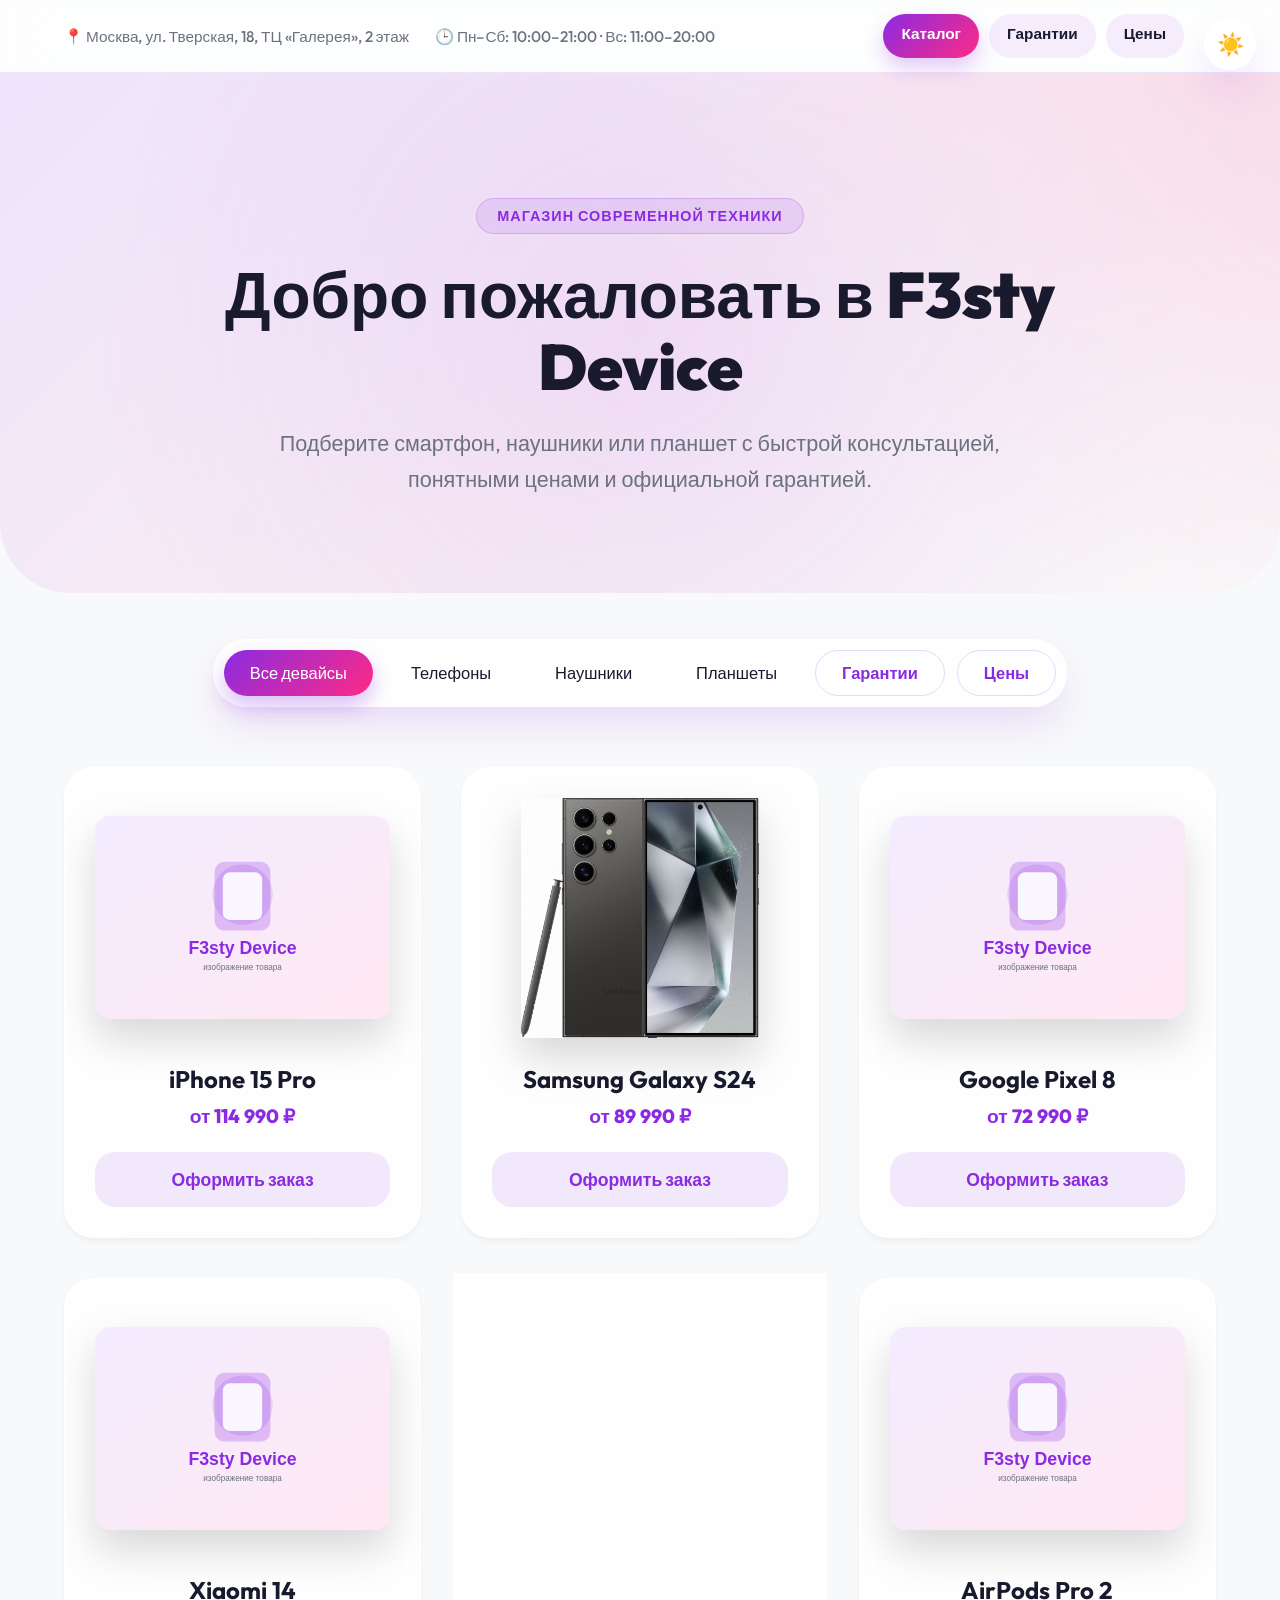
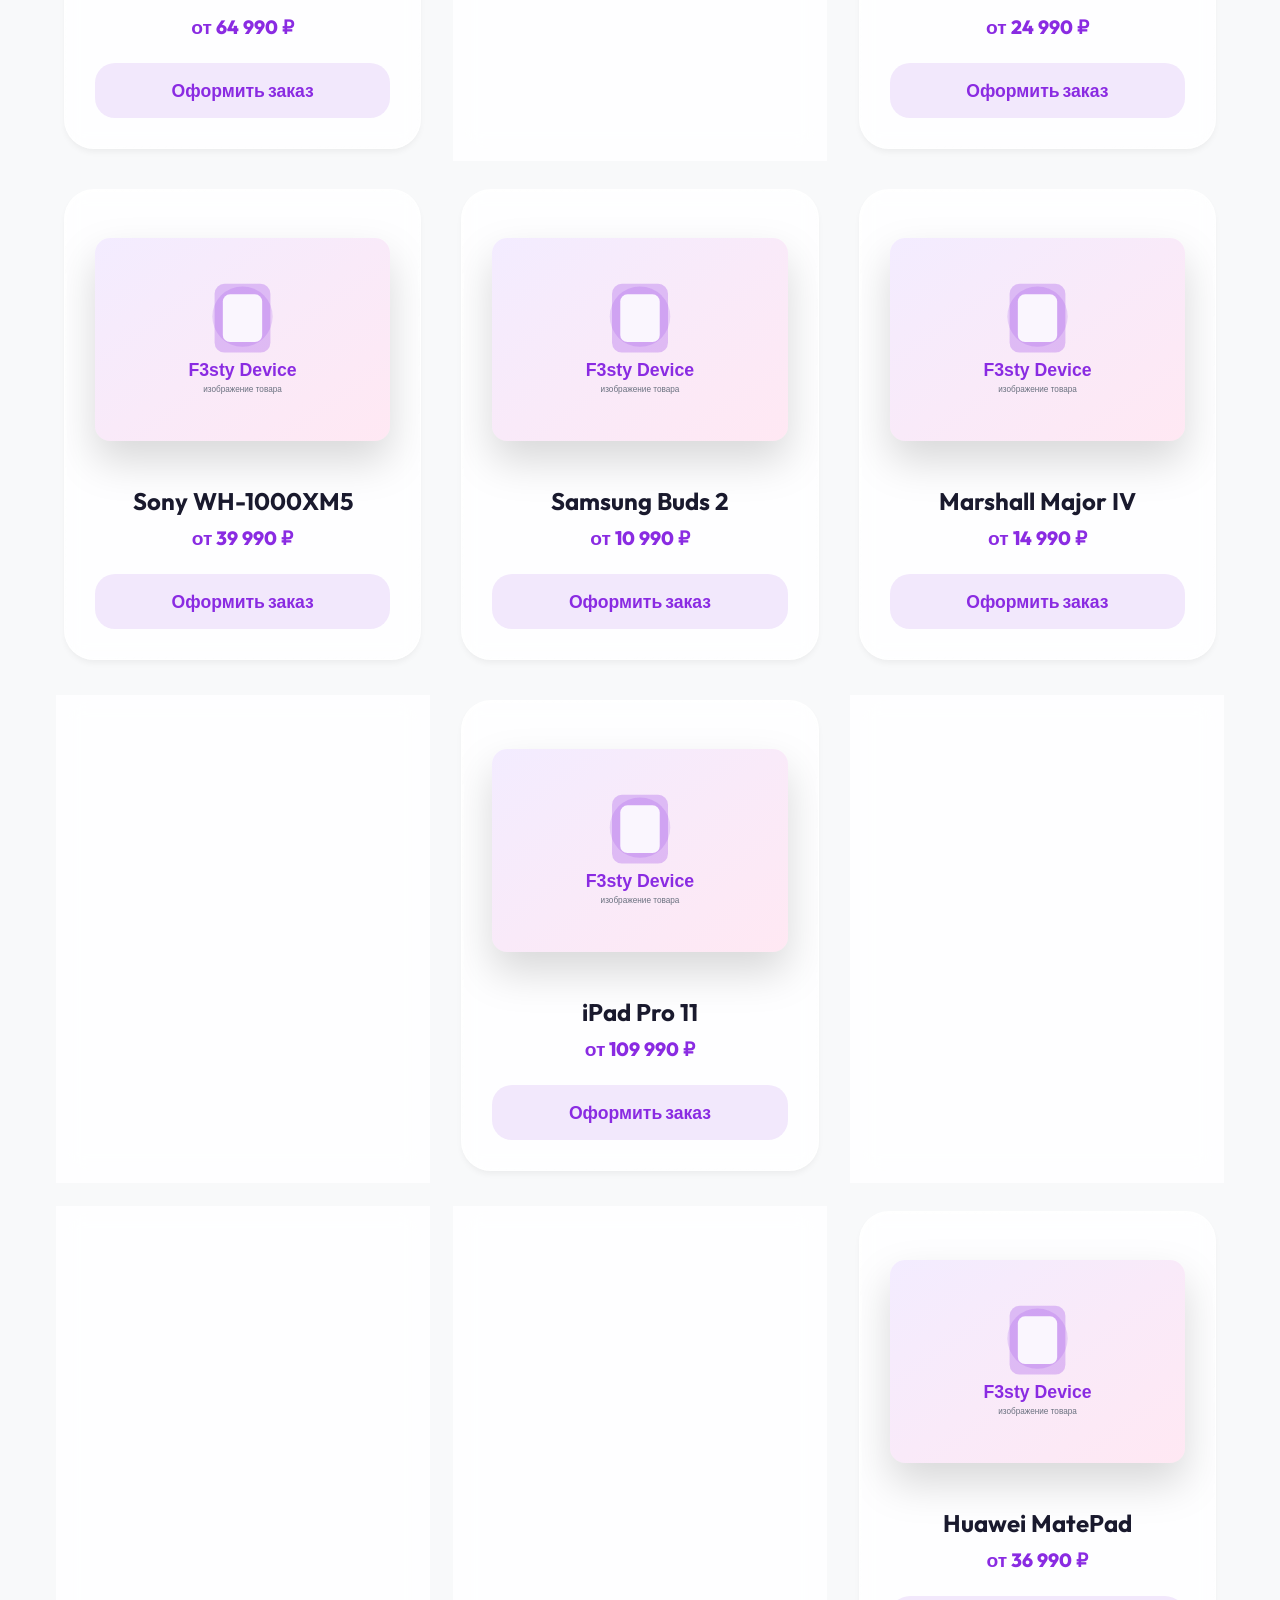
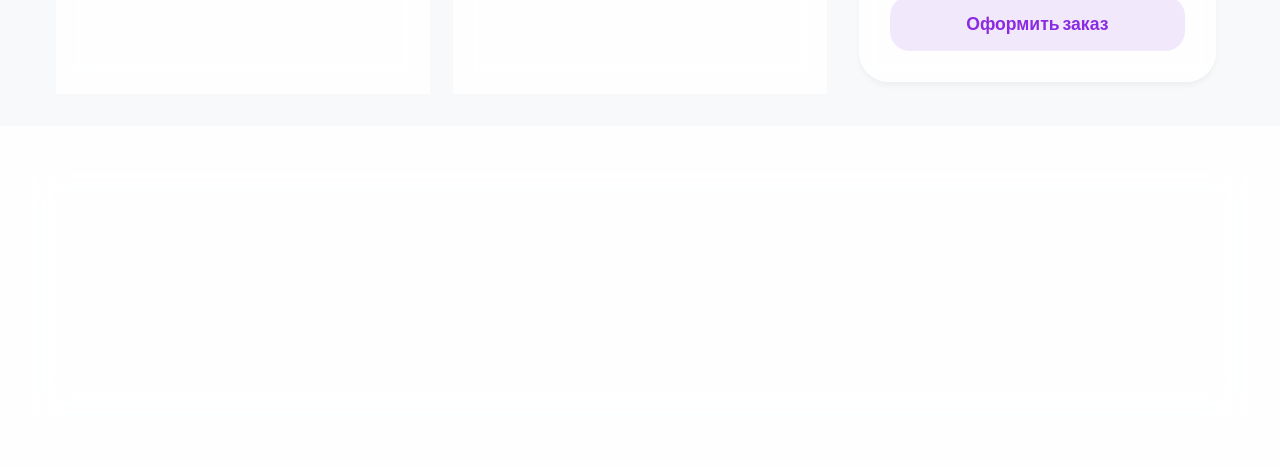
<file: index.html>
<!DOCTYPE html>
<html lang="ru">
<head>
    <meta charset="UTF-8">
    <meta name="viewport" content="width=device-width, initial-scale=1.0">
    <link rel="icon" type="image/svg+xml" href="favicon.svg">
    <link href="https://fonts.googleapis.com/css2?family=Outfit:wght@300;500;700;900&display=swap" rel="stylesheet">
    <link rel="stylesheet" href="style.css?v=compact-modal-3">
    <title>F3sty Device | Premium Tech</title>
</head>
<body>

    <button id="theme-toggle" class="theme-toggle" aria-label="Переключить тему">
        <span class="icon">☀️</span>
    </button>

    <div class="page-wrapper">
        <div class="site-topbar">
            <div class="topbar-inner">
                <div class="store-info">
                    <span>📍 Москва, ул. Тверская, 18, ТЦ «Галерея», 2 этаж</span>
                    <span>🕒 Пн–Сб: 10:00–21:00 · Вс: 11:00–20:00</span>
                </div>
                <nav class="top-menu" aria-label="Навигация по сайту">
                    <a href="index.html#catalog" class="active-page">Каталог</a>
                    <a href="guarantees.html" class="nav-btn">Гарантии</a>
                    <a href="prices.html" class="nav-btn">Цены</a>
                </nav>
            </div>
        </div>

        <header class="hero">
            <div class="animated-bg"></div>
            <div class="hero-content">
                <div class="badge">Магазин современной техники</div>
                <h1>Добро пожаловать в F3sty Device</h1>
                <p>Подберите смартфон, наушники или планшет с быстрой консультацией, понятными ценами и официальной гарантией.</p>
            </div>
        </header>

        <nav id="catalog" class="categories">
            <div class="categories-glass">
                <button class="filter-btn active" data-filter="all">Все девайсы</button>
                <button class="filter-btn" data-filter="phones">Телефоны</button>
                <button class="filter-btn" data-filter="headphones">Наушники</button>
                <button class="filter-btn" data-filter="tablets">Планшеты</button>
                <a class="info-btn" href="guarantees.html">Гарантии</a>
                <a class="info-btn" href="prices.html">Цены</a>
            </div>
        </nav>

        <main id="product-grid" class="grid-container"></main>

        <footer>
            <div class="footer-glass">
                <div class="footer-logo">
                    <span class="logo-icon">F3D</span>
                </div>
                <div class="footer-text">
                    <p>© 2026 F3sty Device: технологии и инновации</p>
                    <p class="sub-text">Проект подготовлен с использованием открытых источников сети Интернет<br>Все материалы использованы в образовательных целях</p>
                </div>
            </div>
        </footer>
    </div>

    <div id="orderModal" class="modal">
        <div class="modal-backdrop"></div>
        <div class="modal-content">
            <button class="close-btn" aria-label="Закрыть окно">&times;</button>
            <div class="modal-header">
                <div class="modal-icon-wrapper">
                    <span class="modal-icon">✨</span>
                </div>
                <h2 class="modal-title">Оформление заказа</h2>
                <p class="modal-subtitle">Оставьте ФИО и номер телефона. Мы свяжемся с вами, уточним модель, комплектацию и удобное время покупки.</p>
            </div>
            <div id="formContainer" class="form-container">
                <div class="input-group">
                    <input type="text" id="fio" required placeholder="Ваше ФИО">
                </div>
                <div class="input-group">
                    <input type="tel" id="phone" required placeholder="Номер телефона">
                </div>
                <button id="submitOrder" class="btn-primary">
                    <span>Отправить данные</span>
                    <div class="btn-glow"></div>
                </button>
            </div>
            <div id="successMessage" class="success-message">
                <div class="success-anim">
                    <svg class="checkmark" xmlns="http://www.w3.org/2000/svg" viewBox="0 0 52 52">
                        <circle class="checkmark__circle" cx="26" cy="26" r="25" fill="none"/>
                        <path class="checkmark__check" fill="none" d="M14.1 27.2l7.1 7.2 16.7-16.8"/>
                    </svg>
                </div>
                <h3>Готово!</h3>
                <p>Ваши контактные данные отправлены. Ожидайте звонка.</p>
            </div>
        </div>
    </div>

    <button id="scrollTopBtn" class="scroll-top" aria-label="Вернуться наверх">
        <svg viewBox="0 0 24 24" fill="none" stroke="currentColor" stroke-width="2" stroke-linecap="round" stroke-linejoin="round">
            <line x1="12" y1="19" x2="12" y2="5"></line>
            <polyline points="5 12 12 5 19 12"></polyline>
        </svg>
    </button>

    <script src="script.js"></script>
</body>
</html>
</file>
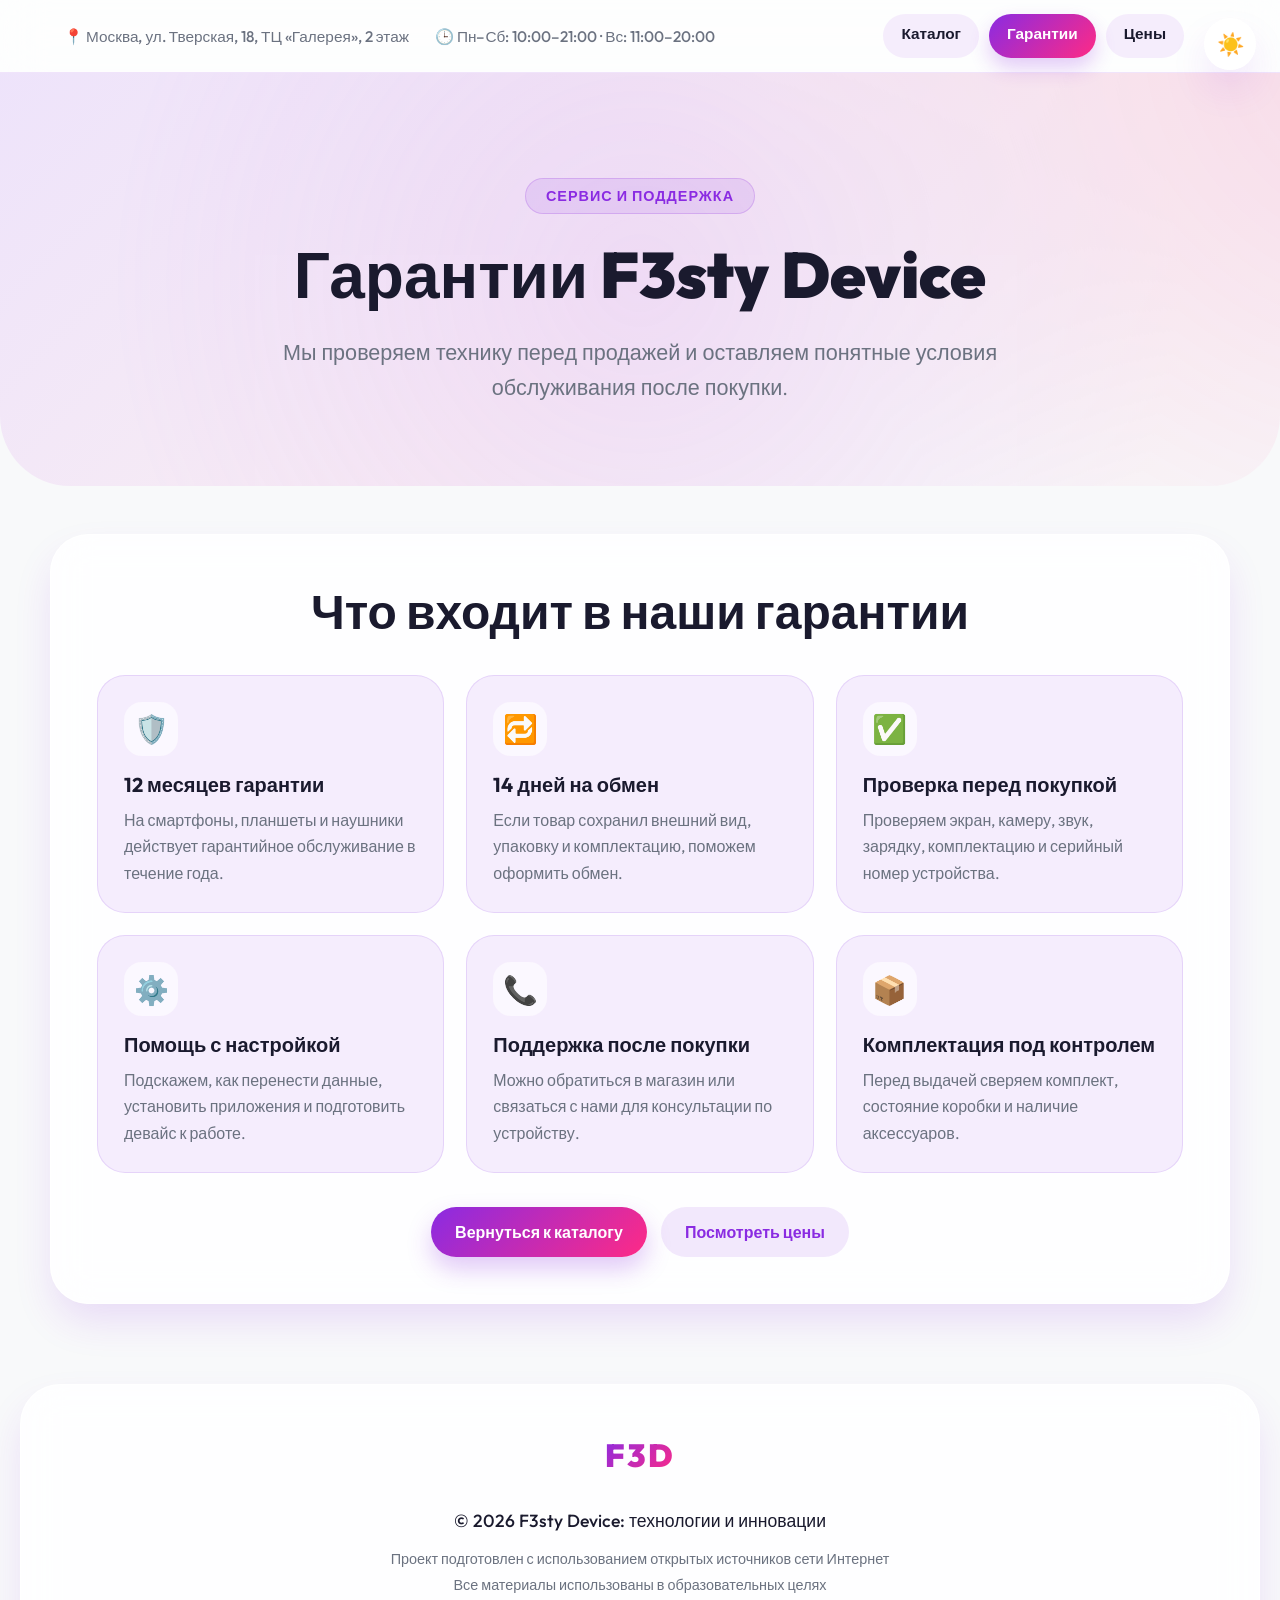
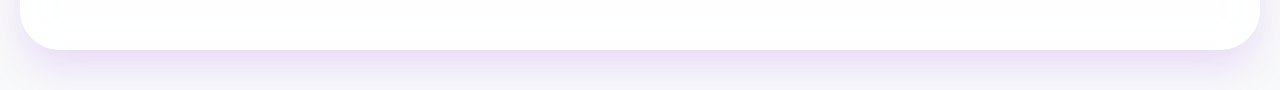
<file: guarantees.html>
<!DOCTYPE html>
<html lang="ru">
<head>
    <meta charset="UTF-8">
    <meta name="viewport" content="width=device-width, initial-scale=1.0, viewport-fit=cover">
    <link rel="icon" type="image/svg+xml" href="favicon.svg">
    <link href="https://fonts.googleapis.com/css2?family=Outfit:wght@300;500;700;900&display=swap" rel="stylesheet">
    <link rel="stylesheet" href="style.css">
    <title>Гарантии | F3sty Device</title>
</head>
<body>

    <button id="theme-toggle" class="theme-toggle" aria-label="Переключить тему">
        <span class="icon">☀️</span>
    </button>

    <div class="page-wrapper">
        <div class="site-topbar">
            <div class="topbar-inner">
                <div class="store-info">
                    <span>📍 Москва, ул. Тверская, 18, ТЦ «Галерея», 2 этаж</span>
                    <span>🕒 Пн–Сб: 10:00–21:00 · Вс: 11:00–20:00</span>
                </div>
                <nav class="top-menu" aria-label="Навигация по сайту">
                    <a href="index.html#catalog">Каталог</a>
                    <a href="guarantees.html" class="nav-btn active-page">Гарантии</a>
                    <a href="prices.html" class="nav-btn">Цены</a>
                </nav>
            </div>
        </div>

        <header class="hero inner-hero">
            <div class="animated-bg"></div>
            <div class="hero-content">
                <div class="badge">Сервис и поддержка</div>
                <h1>Гарантии F3sty Device</h1>
                <p>Мы проверяем технику перед продажей и оставляем понятные условия обслуживания после покупки.</p>
            </div>
        </header>

        <main class="content-page">
            <section class="page-card">
                <h2>Что входит в наши гарантии</h2>
                <div class="guarantee-grid">
                    <article class="guarantee-item">
                        <span>🛡️</span>
                        <h3>12 месяцев гарантии</h3>
                        <p>На смартфоны, планшеты и наушники действует гарантийное обслуживание в течение года.</p>
                    </article>
                    <article class="guarantee-item">
                        <span>🔁</span>
                        <h3>14 дней на обмен</h3>
                        <p>Если товар сохранил внешний вид, упаковку и комплектацию, поможем оформить обмен.</p>
                    </article>
                    <article class="guarantee-item">
                        <span>✅</span>
                        <h3>Проверка перед покупкой</h3>
                        <p>Проверяем экран, камеру, звук, зарядку, комплектацию и серийный номер устройства.</p>
                    </article>
                    <article class="guarantee-item">
                        <span>⚙️</span>
                        <h3>Помощь с настройкой</h3>
                        <p>Подскажем, как перенести данные, установить приложения и подготовить девайс к работе.</p>
                    </article>
                    <article class="guarantee-item">
                        <span>📞</span>
                        <h3>Поддержка после покупки</h3>
                        <p>Можно обратиться в магазин или связаться с нами для консультации по устройству.</p>
                    </article>
                    <article class="guarantee-item">
                        <span>📦</span>
                        <h3>Комплектация под контролем</h3>
                        <p>Перед выдачей сверяем комплект, состояние коробки и наличие аксессуаров.</p>
                    </article>
                </div>
                <div class="page-actions">
                    <a href="index.html#catalog" class="btn-link">Вернуться к каталогу</a>
                    <a href="prices.html" class="btn-link secondary">Посмотреть цены</a>
                </div>
            </section>
        </main>

        <footer>
            <div class="footer-glass">
                <div class="footer-logo">
                    <span class="logo-icon">F3D</span>
                </div>
                <div class="footer-text">
                    <p>© 2026 F3sty Device: технологии и инновации</p>
                    <p class="sub-text">Проект подготовлен с использованием открытых источников сети Интернет<br>Все материалы использованы в образовательных целях</p>
                </div>
            </div>
        </footer>
    </div>

    <button id="scrollTopBtn" class="scroll-top" aria-label="Вернуться наверх">
        <svg viewBox="0 0 24 24" fill="none" stroke="currentColor" stroke-width="2" stroke-linecap="round" stroke-linejoin="round">
            <line x1="12" y1="19" x2="12" y2="5"></line>
            <polyline points="5 12 12 5 19 12"></polyline>
        </svg>
    </button>

    <script src="script.js"></script>
</body>
</html>
</file>
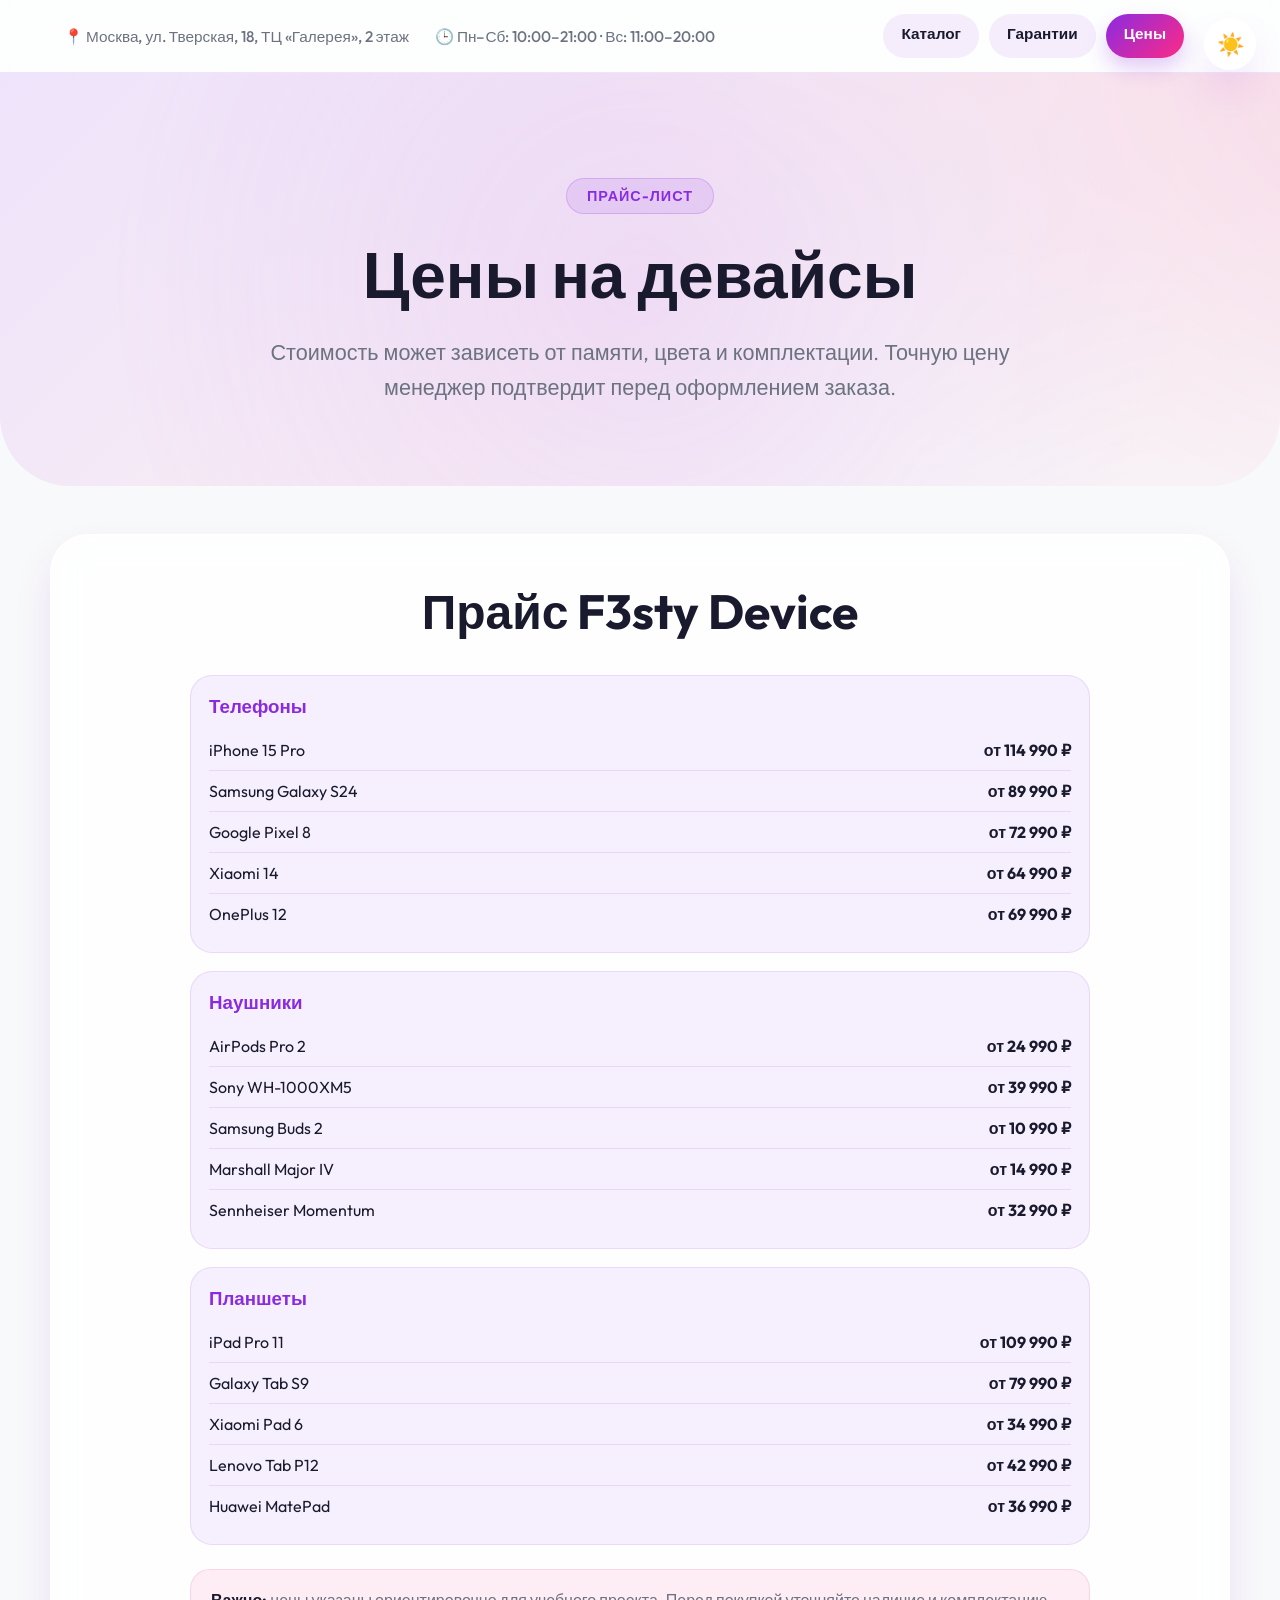
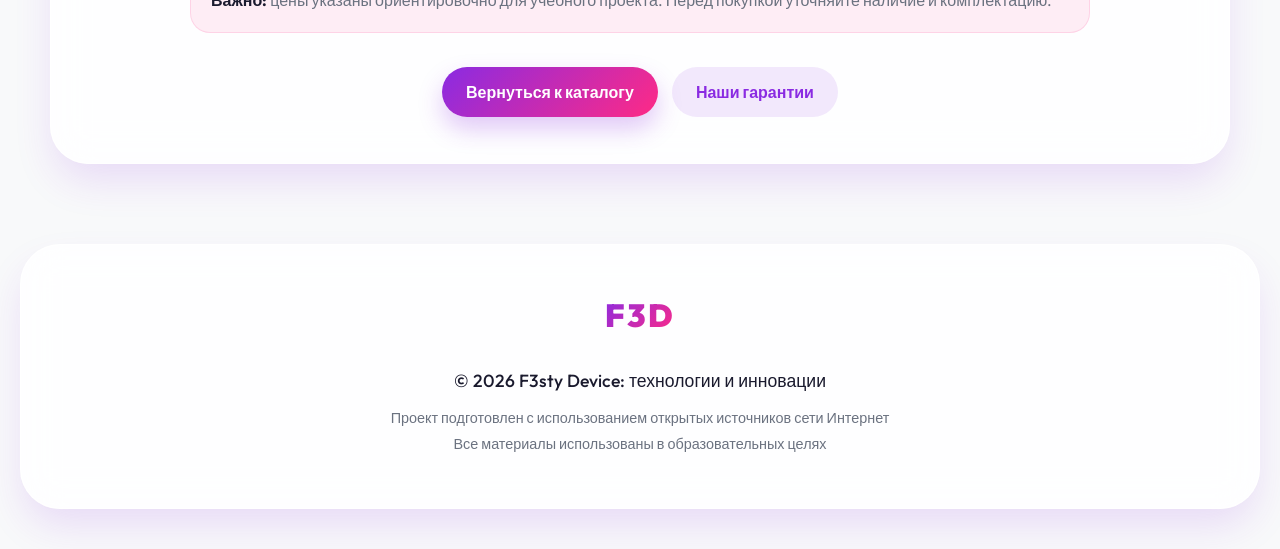
<file: prices.html>
<!DOCTYPE html>
<html lang="ru">
<head>
    <meta charset="UTF-8">
    <meta name="viewport" content="width=device-width, initial-scale=1.0, viewport-fit=cover">
    <link rel="icon" type="image/svg+xml" href="favicon.svg">
    <link href="https://fonts.googleapis.com/css2?family=Outfit:wght@300;500;700;900&display=swap" rel="stylesheet">
    <link rel="stylesheet" href="style.css">
    <title>Цены | F3sty Device</title>
</head>
<body>

    <button id="theme-toggle" class="theme-toggle" aria-label="Переключить тему">
        <span class="icon">☀️</span>
    </button>

    <div class="page-wrapper">
        <div class="site-topbar">
            <div class="topbar-inner">
                <div class="store-info">
                    <span>📍 Москва, ул. Тверская, 18, ТЦ «Галерея», 2 этаж</span>
                    <span>🕒 Пн–Сб: 10:00–21:00 · Вс: 11:00–20:00</span>
                </div>
                <nav class="top-menu" aria-label="Навигация по сайту">
                    <a href="index.html#catalog">Каталог</a>
                    <a href="guarantees.html" class="nav-btn">Гарантии</a>
                    <a href="prices.html" class="nav-btn active-page">Цены</a>
                </nav>
            </div>
        </div>

        <header class="hero inner-hero">
            <div class="animated-bg"></div>
            <div class="hero-content">
                <div class="badge">Прайс-лист</div>
                <h1>Цены на девайсы</h1>
                <p>Стоимость может зависеть от памяти, цвета и комплектации. Точную цену менеджер подтвердит перед оформлением заказа.</p>
            </div>
        </header>

        <main class="content-page">
            <section class="page-card">
                <h2>Прайс F3sty Device</h2>
                <div class="price-list page-price-list">
                <div class="price-group">
                    <h3>Телефоны</h3>
                    <div class="price-row"><span>iPhone 15 Pro</span><strong>от 114 990 ₽</strong></div>
                    <div class="price-row"><span>Samsung Galaxy S24</span><strong>от 89 990 ₽</strong></div>
                    <div class="price-row"><span>Google Pixel 8</span><strong>от 72 990 ₽</strong></div>
                    <div class="price-row"><span>Xiaomi 14</span><strong>от 64 990 ₽</strong></div>
                    <div class="price-row"><span>OnePlus 12</span><strong>от 69 990 ₽</strong></div>
                </div>
                <div class="price-group">
                    <h3>Наушники</h3>
                    <div class="price-row"><span>AirPods Pro 2</span><strong>от 24 990 ₽</strong></div>
                    <div class="price-row"><span>Sony WH-1000XM5</span><strong>от 39 990 ₽</strong></div>
                    <div class="price-row"><span>Samsung Buds 2</span><strong>от 10 990 ₽</strong></div>
                    <div class="price-row"><span>Marshall Major IV</span><strong>от 14 990 ₽</strong></div>
                    <div class="price-row"><span>Sennheiser Momentum</span><strong>от 32 990 ₽</strong></div>
                </div>
                <div class="price-group">
                    <h3>Планшеты</h3>
                    <div class="price-row"><span>iPad Pro 11</span><strong>от 109 990 ₽</strong></div>
                    <div class="price-row"><span>Galaxy Tab S9</span><strong>от 79 990 ₽</strong></div>
                    <div class="price-row"><span>Xiaomi Pad 6</span><strong>от 34 990 ₽</strong></div>
                    <div class="price-row"><span>Lenovo Tab P12</span><strong>от 42 990 ₽</strong></div>
                    <div class="price-row"><span>Huawei MatePad</span><strong>от 36 990 ₽</strong></div>
                </div>
                </div>
                <div class="price-note">
                    <strong>Важно:</strong> цены указаны ориентировочно для учебного проекта. Перед покупкой уточняйте наличие и комплектацию.
                </div>
                <div class="page-actions">
                    <a href="index.html#catalog" class="btn-link">Вернуться к каталогу</a>
                    <a href="guarantees.html" class="btn-link secondary">Наши гарантии</a>
                </div>
            </section>
        </main>

        <footer>
            <div class="footer-glass">
                <div class="footer-logo">
                    <span class="logo-icon">F3D</span>
                </div>
                <div class="footer-text">
                    <p>© 2026 F3sty Device: технологии и инновации</p>
                    <p class="sub-text">Проект подготовлен с использованием открытых источников сети Интернет<br>Все материалы использованы в образовательных целях</p>
                </div>
            </div>
        </footer>
    </div>

    <button id="scrollTopBtn" class="scroll-top" aria-label="Вернуться наверх">
        <svg viewBox="0 0 24 24" fill="none" stroke="currentColor" stroke-width="2" stroke-linecap="round" stroke-linejoin="round">
            <line x1="12" y1="19" x2="12" y2="5"></line>
            <polyline points="5 12 12 5 19 12"></polyline>
        </svg>
    </button>

    <script src="script.js"></script>
</body>
</html>
</file>
<file: style.css>
:root {
    --bg-color: #f8f9fa;
    --text-main: #1a1a2e;
    --text-muted: #6b7280;
    --card-bg: rgba(255, 255, 255, 0.84);
    --glass-border: rgba(255, 255, 255, 0.58);
    --primary: #8a2be2;
    --primary-light: #b366ff;
    --accent: #ff2a85;
    --shadow-sm: 0 4px 6px -1px rgba(0, 0, 0, 0.05);
    --shadow-xl: 0 20px 40px -5px rgba(138, 43, 226, 0.15);
}

body.dark-mode {
    --bg-color: #0f0f13;
    --text-main: #ffffff;
    --text-muted: #a1a1aa;
    --card-bg: rgba(25, 25, 30, 0.72);
    --glass-border: rgba(255, 255, 255, 0.08);
    --primary: #a855f7;
    --primary-light: #c084fc;
    --accent: #ff4d94;
    --shadow-xl: 0 20px 40px -5px rgba(0, 0, 0, 0.5);
}

* {
    margin: 0;
    padding: 0;
    box-sizing: border-box;
    font-family: 'Outfit', sans-serif;
}

html {
    scroll-behavior: smooth;
}

body {
    background-color: var(--bg-color);
    color: var(--text-main);
    transition: background-color 0.6s cubic-bezier(0.22, 1, 0.36, 1);
    overflow-x: hidden;
}

.page-wrapper {
    display: flex;
    flex-direction: column;
    min-height: 100vh;
}

main {
    flex-grow: 1;
}

.theme-toggle {
    position: fixed;
    top: 18px;
    right: 24px;
    width: 52px;
    height: 52px;
    border-radius: 50%;
    background: var(--card-bg);
    border: 1px solid var(--glass-border);
    backdrop-filter: blur(12px);
    -webkit-backdrop-filter: blur(12px);
    cursor: pointer;
    z-index: 1000;
    box-shadow: var(--shadow-xl);
    display: flex;
    justify-content: center;
    align-items: center;
    font-size: 22px;
    transition: transform 0.4s cubic-bezier(0.34, 1.56, 0.64, 1);
}

.theme-toggle:hover {
    transform: scale(1.15) rotate(15deg);
}

.site-topbar {
    position: sticky;
    top: 0;
    z-index: 900;
    padding: 14px 96px 14px 5vw;
    background: rgba(255, 255, 255, 0.74);
    border-bottom: 1px solid rgba(138, 43, 226, 0.12);
    backdrop-filter: blur(22px);
    -webkit-backdrop-filter: blur(22px);
}

body.dark-mode .site-topbar {
    background: rgba(15, 15, 19, 0.78);
}

.topbar-inner {
    max-width: 1500px;
    margin: 0 auto;
    display: flex;
    align-items: center;
    justify-content: space-between;
    gap: 24px;
}

.store-info {
    display: flex;
    flex-wrap: wrap;
    gap: 12px 26px;
    color: var(--text-muted);
    font-size: 0.96rem;
    font-weight: 500;
}

.top-menu {
    display: flex;
    align-items: center;
    gap: 10px;
    flex-wrap: wrap;
}

.top-menu a,
.nav-btn {
    color: var(--text-main);
    text-decoration: none;
    border: none;
    background: rgba(138, 43, 226, 0.08);
    padding: 10px 18px;
    border-radius: 999px;
    font-size: 0.96rem;
    font-weight: 700;
    cursor: pointer;
    transition: all 0.3s ease;
}

.top-menu a:hover,
.nav-btn:hover {
    color: white;
    background: var(--primary);
    transform: translateY(-2px);
}

.hero {
    position: relative;
    padding: 125px 20px 95px;
    text-align: center;
    overflow: hidden;
    background: linear-gradient(135deg, rgba(179, 102, 255, 0.15), rgba(255, 42, 133, 0.06), rgba(255, 255, 255, 0));
    border-bottom-left-radius: 70px;
    border-bottom-right-radius: 70px;
}

.animated-bg {
    position: absolute;
    top: -50%;
    left: -50%;
    width: 200%;
    height: 200%;
    background: radial-gradient(circle at 50% 50%, var(--primary-light) 0%, transparent 40%),
                radial-gradient(circle at 80% 20%, var(--accent) 0%, transparent 30%);
    opacity: 0.13;
    z-index: 0;
    animation: bgFloat 20s infinite linear;
}

@keyframes bgFloat {
    0% { transform: rotate(0deg) scale(1); }
    50% { transform: rotate(180deg) scale(1.2); }
    100% { transform: rotate(360deg) scale(1); }
}

.hero-content {
    position: relative;
    z-index: 1;
    max-width: 920px;
    margin: 0 auto;
    animation: slideDown 1s cubic-bezier(0.16, 1, 0.3, 1);
}

.badge {
    display: inline-block;
    padding: 8px 20px;
    background: rgba(138, 43, 226, 0.1);
    color: var(--primary);
    border-radius: 30px;
    font-weight: 700;
    font-size: 0.9rem;
    letter-spacing: 1px;
    margin-bottom: 25px;
    text-transform: uppercase;
    border: 1px solid rgba(138, 43, 226, 0.2);
}

.hero h1 {
    font-size: clamp(2.5rem, 5vw, 4.4rem);
    font-weight: 900;
    line-height: 1.12;
    margin-bottom: 24px;
}

.text-gradient {
    background: none;
    -webkit-background-clip: initial;
    -webkit-text-fill-color: currentColor;
    color: var(--primary);
    display: inline;
}

.hero p {
    max-width: 780px;
    margin: 0 auto;
    font-size: clamp(1.08rem, 2vw, 1.35rem);
    color: var(--text-muted);
    font-weight: 300;
    line-height: 1.65;
}

.categories {
    display: flex;
    justify-content: center;
    padding: 0 20px;
    margin-top: 46px;
    margin-bottom: 40px;
    position: relative;
    z-index: 10;
}

.categories-glass {
    display: flex;
    gap: 12px;
    flex-wrap: wrap;
    justify-content: center;
    background: var(--card-bg);
    backdrop-filter: blur(20px);
    -webkit-backdrop-filter: blur(20px);
    padding: 10px;
    border-radius: 34px;
    border: 1px solid var(--glass-border);
    box-shadow: var(--shadow-xl);
}

.filter-btn,
.info-btn {
    background: transparent;
    color: var(--text-main);
    border: none;
    padding: 12px 26px;
    border-radius: 100px;
    cursor: pointer;
    font-size: 1.03rem;
    font-weight: 500;
    transition: all 0.4s cubic-bezier(0.16, 1, 0.3, 1);
    position: relative;
    overflow: hidden;
}

.filter-btn::before,
.info-btn::before {
    content: '';
    position: absolute;
    top: 0;
    left: 0;
    width: 100%;
    height: 100%;
    background: linear-gradient(135deg, var(--primary), var(--accent));
    opacity: 0;
    transition: opacity 0.4s;
    z-index: -1;
}

.filter-btn.active {
    color: white;
    box-shadow: 0 10px 20px rgba(138, 43, 226, 0.3);
}

.filter-btn.active::before {
    opacity: 1;
}

.filter-btn:hover:not(.active),
.info-btn:hover {
    background: rgba(138, 43, 226, 0.1);
    color: var(--primary);
}

.info-btn {
    color: var(--primary);
    font-weight: 700;
    border: 1px solid rgba(138, 43, 226, 0.18);
}

.grid-container {
    display: grid;
    grid-template-columns: repeat(auto-fill, minmax(300px, 1fr));
    gap: 40px;
    padding: 20px 5vw 80px;
    max-width: 1600px;
    margin: 0 auto;
}

.card {
    background: var(--card-bg);
    border: 1px solid var(--glass-border);
    backdrop-filter: blur(10px);
    -webkit-backdrop-filter: blur(10px);
    border-radius: 30px;
    padding: 30px;
    display: flex;
    flex-direction: column;
    align-items: center;
    box-shadow: var(--shadow-sm);
    opacity: 0;
    transform: translateY(40px) scale(0.98);
    transition: all 0.6s cubic-bezier(0.16, 1, 0.3, 1);
    position: relative;
    overflow: hidden;
}

.card::after {
    content: '';
    position: absolute;
    inset: 0;
    border-radius: 30px;
    padding: 2px;
    background: linear-gradient(135deg, rgba(255,255,255,0.4), rgba(255,255,255,0));
    -webkit-mask: linear-gradient(#fff 0 0) content-box, linear-gradient(#fff 0 0);
    -webkit-mask-composite: xor;
    mask-composite: exclude;
    pointer-events: none;
}

.card.visible {
    opacity: 1;
    transform: translateY(0) scale(1);
}

.card:hover {
    transform: translateY(-15px) scale(1.02);
    box-shadow: var(--shadow-xl);
}

.img-wrapper {
    width: 100%;
    height: 240px;
    margin-bottom: 26px;
    position: relative;
    display: flex;
    justify-content: center;
    align-items: center;
}

.card img {
    max-width: 100%;
    max-height: 100%;
    object-fit: contain;
    filter: drop-shadow(0 20px 20px rgba(0,0,0,0.15));
    transition: transform 0.6s cubic-bezier(0.34, 1.56, 0.64, 1);
}

.card:hover img {
    transform: scale(1.15) rotate(-5deg);
}

.card h3 {
    font-size: 1.5rem;
    font-weight: 700;
    margin-bottom: 10px;
    text-align: center;
    width: 100%;
}

.product-price {
    color: var(--primary);
    font-weight: 800;
    font-size: 1.2rem;
    margin-bottom: 24px;
}

.order-btn {
    margin-top: auto;
    width: 100%;
    padding: 16px;
    border: none;
    border-radius: 20px;
    background: rgba(138, 43, 226, 0.1);
    color: var(--primary);
    font-size: 1.1rem;
    font-weight: 700;
    cursor: pointer;
    transition: all 0.4s cubic-bezier(0.16, 1, 0.3, 1);
    position: relative;
    overflow: hidden;
}

.card:hover .order-btn {
    background: var(--primary);
    color: white;
    box-shadow: 0 10px 20px rgba(138, 43, 226, 0.3);
}

footer {
    padding: 0 20px 40px;
}

.footer-glass {
    max-width: 1200px;
    margin: 0 auto;
    background: var(--card-bg);
    backdrop-filter: blur(20px);
    -webkit-backdrop-filter: blur(20px);
    border: 1px solid var(--glass-border);
    border-radius: 40px;
    padding: 50px;
    display: flex;
    flex-direction: column;
    align-items: center;
    gap: 30px;
    box-shadow: var(--shadow-xl);
}

.logo-icon {
    font-size: 2rem;
    font-weight: 900;
    background: linear-gradient(135deg, var(--primary), var(--accent));
    -webkit-background-clip: text;
    -webkit-text-fill-color: transparent;
    letter-spacing: 2px;
}

.footer-text {
    text-align: center;
    line-height: 1.8;
}

.footer-text p {
    font-weight: 500;
    font-size: 1.1rem;
}

.footer-text .sub-text {
    color: var(--text-muted);
    font-size: 0.9rem;
    margin-top: 10px;
}

.modal {
    position: fixed;
    inset: 0;
    z-index: 2000;
    display: none;
    justify-content: center;
    align-items: center;
    opacity: 0;
    visibility: hidden;
    transition: all 0.4s ease;
    padding: 20px;
}

.modal.show {
    opacity: 1;
    visibility: visible;
}

.modal-backdrop {
    position: absolute;
    inset: 0;
    background: rgba(0, 0, 0, 0.42);
    backdrop-filter: blur(10px);
}

.modal-content {
    position: relative;
    background: var(--card-bg);
    border: 1px solid var(--glass-border);
    backdrop-filter: blur(30px);
    -webkit-backdrop-filter: blur(30px);
    width: 90%;
    max-width: 480px;
    max-height: 90vh;
    overflow-y: auto;
    border-radius: 40px;
    padding: 50px 40px;
    box-shadow: 0 40px 80px rgba(0, 0, 0, 0.2);
    transform: translateY(50px) scale(0.95);
    transition: all 0.5s cubic-bezier(0.34, 1.56, 0.64, 1);
}

.info-content {
    max-width: 680px;
}

.modal.show .modal-content {
    transform: translateY(0) scale(1);
}

.close-btn {
    position: absolute;
    top: 25px;
    right: 30px;
    background: transparent;
    border: none;
    font-size: 32px;
    color: var(--text-muted);
    cursor: pointer;
    transition: all 0.3s;
}

.close-btn:hover {
    color: var(--accent);
    transform: rotate(90deg);
}

.modal-header {
    text-align: center;
    margin-bottom: 34px;
}

.modal-icon-wrapper {
    width: 80px;
    height: 80px;
    background: linear-gradient(135deg, rgba(138, 43, 226, 0.1), rgba(255, 42, 133, 0.1));
    border-radius: 50%;
    display: flex;
    justify-content: center;
    align-items: center;
    margin: 0 auto 20px;
    font-size: 32px;
}

.modal-title {
    font-size: 1.8rem;
    font-weight: 800;
    margin-bottom: 10px;
}

.modal-subtitle {
    color: var(--text-muted);
    font-size: 0.95rem;
    line-height: 1.5;
}

.input-group {
    position: relative;
    margin-bottom: 18px;
}

.input-group input {
    width: 100%;
    padding: 18px 20px;
    background: rgba(138, 43, 226, 0.04);
    border: 2px solid rgba(138, 43, 226, 0.18);
    border-radius: 20px;
    font-size: 1.05rem;
    color: var(--text-main);
    transition: all 0.3s;
    outline: none;
}

.input-group input::placeholder {
    color: var(--text-muted);
    opacity: 0.78;
}

.input-group input:focus {
    border-color: var(--primary);
    background: rgba(138, 43, 226, 0.08);
}

.btn-primary {
    width: 100%;
    padding: 20px;
    background: linear-gradient(135deg, var(--primary), var(--accent));
    border: none;
    border-radius: 20px;
    color: white;
    font-size: 1.2rem;
    font-weight: 700;
    cursor: pointer;
    position: relative;
    overflow: hidden;
    box-shadow: 0 15px 30px rgba(138, 43, 226, 0.3);
    transition: transform 0.3s;
}

.btn-primary:hover {
    transform: translateY(-3px);
}

.success-message {
    display: none;
    text-align: center;
}

.success-anim {
    width: 100px;
    height: 100px;
    margin: 0 auto 20px;
}

.checkmark__circle {
    stroke: #4caf50;
    stroke-width: 2;
    stroke-miterlimit: 10;
    stroke-dasharray: 166;
    stroke-dashoffset: 166;
    animation: stroke 0.6s cubic-bezier(0.65, 0, 0.45, 1) forwards;
}

.checkmark__check {
    transform-origin: 50% 50%;
    stroke-dasharray: 48;
    stroke-dashoffset: 48;
    stroke: #4caf50;
    stroke-width: 3;
    animation: stroke 0.3s cubic-bezier(0.65, 0, 0.45, 1) 0.6s forwards;
}

.success-message h3 {
    font-size: 2rem;
    color: #4caf50;
    margin-bottom: 15px;
}

.info-modal-body {
    color: var(--text-main);
    line-height: 1.7;
}

.info-intro {
    color: var(--text-muted);
    margin-bottom: 20px;
    text-align: center;
}

.info-list {
    list-style: none;
    display: grid;
    gap: 14px;
}

.info-list li {
    padding: 16px 18px;
    border-radius: 18px;
    background: rgba(138, 43, 226, 0.08);
    border: 1px solid rgba(138, 43, 226, 0.12);
}

.price-list {
    display: grid;
    gap: 18px;
}

.price-group {
    padding: 18px;
    border-radius: 22px;
    background: rgba(138, 43, 226, 0.07);
    border: 1px solid rgba(138, 43, 226, 0.12);
}

.price-group h3 {
    margin-bottom: 12px;
    color: var(--primary);
}

.price-row {
    display: flex;
    justify-content: space-between;
    gap: 16px;
    padding: 10px 0;
    border-bottom: 1px solid rgba(138, 43, 226, 0.12);
}

.price-row:last-child {
    border-bottom: none;
}

.price-row strong {
    white-space: nowrap;
    color: var(--text-main);
}

@keyframes stroke {
    100% { stroke-dashoffset: 0; }
}

@keyframes slideDown {
    from { opacity: 0; transform: translateY(-30px); }
    to { opacity: 1; transform: translateY(0); }
}

.scroll-top {
    position: fixed;
    bottom: 40px;
    right: 40px;
    width: 60px;
    height: 60px;
    border-radius: 50%;
    background: var(--primary);
    color: white;
    border: none;
    cursor: pointer;
    display: flex;
    justify-content: center;
    align-items: center;
    box-shadow: 0 15px 30px rgba(138, 43, 226, 0.4);
    opacity: 0;
    visibility: hidden;
    transform: translateY(20px);
    transition: all 0.4s cubic-bezier(0.34, 1.56, 0.64, 1);
    z-index: 999;
}

.scroll-top svg {
    width: 24px;
    height: 24px;
}

.scroll-top.show {
    opacity: 1;
    visibility: visible;
    transform: translateY(0);
}

.scroll-top:hover {
    transform: translateY(-10px);
    background: var(--accent);
}

@media (max-width: 900px) {
    .site-topbar {
        position: relative;
        padding: 18px 20px;
    }

    .topbar-inner {
        align-items: flex-start;
        flex-direction: column;
    }

    .theme-toggle {
        top: 18px;
        right: 18px;
    }

    .hero {
        padding: 85px 20px 70px;
        border-bottom-left-radius: 42px;
        border-bottom-right-radius: 42px;
    }

    .categories-glass {
        border-radius: 28px;
    }

    .filter-btn,
    .info-btn {
        padding: 11px 20px;
        font-size: 0.98rem;
    }
}

@media (max-width: 560px) {
    .grid-container {
        grid-template-columns: 1fr;
        gap: 26px;
        padding: 10px 20px 60px;
    }

    .modal-content {
        padding: 44px 24px 30px;
        border-radius: 28px;
    }

    .price-row {
        flex-direction: column;
        gap: 4px;
    }

    .footer-glass {
        padding: 34px 22px;
        border-radius: 30px;
    }
}


.top-menu a.active-page,
.nav-btn.active-page {
    color: white;
    background: linear-gradient(135deg, var(--primary), var(--accent));
    box-shadow: 0 10px 20px rgba(138, 43, 226, 0.24);
}

.info-btn {
    text-decoration: none;
    display: inline-flex;
    align-items: center;
    justify-content: center;
}

.inner-hero {
    padding: 105px 20px 80px;
}

.content-page {
    width: min(1180px, calc(100% - 40px));
    margin: 48px auto 80px;
}

.page-card {
    background: var(--card-bg);
    border: 1px solid var(--glass-border);
    border-radius: 38px;
    padding: 46px;
    box-shadow: var(--shadow-xl);
    backdrop-filter: blur(20px);
    -webkit-backdrop-filter: blur(20px);
}

.page-card h2 {
    font-size: clamp(2rem, 4vw, 3rem);
    text-align: center;
    margin-bottom: 34px;
}

.guarantee-grid {
    display: grid;
    grid-template-columns: repeat(auto-fit, minmax(260px, 1fr));
    gap: 22px;
}

.guarantee-item {
    padding: 26px;
    border-radius: 28px;
    background: rgba(138, 43, 226, 0.08);
    border: 1px solid rgba(138, 43, 226, 0.14);
    transition: transform 0.3s ease, box-shadow 0.3s ease;
}

.guarantee-item:hover {
    transform: translateY(-6px);
    box-shadow: var(--shadow-xl);
}

.guarantee-item span {
    display: inline-flex;
    align-items: center;
    justify-content: center;
    width: 54px;
    height: 54px;
    border-radius: 18px;
    background: rgba(255, 255, 255, 0.55);
    margin-bottom: 16px;
    font-size: 28px;
}

body.dark-mode .guarantee-item span {
    background: rgba(255, 255, 255, 0.08);
}

.guarantee-item h3 {
    font-size: 1.25rem;
    margin-bottom: 10px;
}

.guarantee-item p {
    color: var(--text-muted);
    line-height: 1.65;
}

.page-price-list {
    max-width: 900px;
    margin: 0 auto;
}

.price-note {
    max-width: 900px;
    margin: 24px auto 0;
    padding: 18px 20px;
    border-radius: 20px;
    background: rgba(255, 42, 133, 0.08);
    border: 1px solid rgba(255, 42, 133, 0.14);
    color: var(--text-muted);
    line-height: 1.6;
}

.price-note strong {
    color: var(--text-main);
}

.page-actions {
    display: flex;
    flex-wrap: wrap;
    justify-content: center;
    gap: 14px;
    margin-top: 34px;
}

.btn-link {
    display: inline-flex;
    align-items: center;
    justify-content: center;
    padding: 15px 24px;
    border-radius: 999px;
    background: linear-gradient(135deg, var(--primary), var(--accent));
    color: white;
    text-decoration: none;
    font-weight: 800;
    box-shadow: 0 12px 24px rgba(138, 43, 226, 0.26);
    transition: transform 0.3s ease, box-shadow 0.3s ease;
}

.btn-link.secondary {
    background: rgba(138, 43, 226, 0.1);
    color: var(--primary);
    box-shadow: none;
}

.btn-link:hover {
    transform: translateY(-3px);
    box-shadow: var(--shadow-xl);
}

.fallback-img {
    object-fit: cover;
}

@media (max-width: 700px) {
    .page-card {
        padding: 30px 20px;
        border-radius: 28px;
    }

    .content-page {
        width: min(100% - 28px, 1180px);
        margin: 34px auto 60px;
    }
}

/* ===== Mobile optimization patch ===== */
img,
svg {
    max-width: 100%;
}

html,
body {
    width: 100%;
    max-width: 100%;
}

body.modal-open {
    overflow: hidden;
    touch-action: none;
}

button,
a,
input {
    -webkit-tap-highlight-color: transparent;
}

input,
button,
a {
    min-height: 44px;
}

.grid-container {
    width: 100%;
    grid-template-columns: repeat(auto-fit, minmax(min(100%, 280px), 1fr));
}

.card,
.page-card,
.footer-glass,
.modal-content,
.price-group,
.guarantee-item {
    max-width: 100%;
}

.card img {
    width: 100%;
    height: 100%;
    object-fit: contain;
}

.store-info span,
.hero h1,
.hero p,
.card h3,
.price-row span,
.price-row strong,
.footer-text p,
.guarantee-item h3,
.guarantee-item p {
    overflow-wrap: anywhere;
}

@media (hover: none) {
    .card:hover,
    .guarantee-item:hover,
    .btn-link:hover,
    .top-menu a:hover,
    .nav-btn:hover,
    .theme-toggle:hover,
    .scroll-top:hover {
        transform: none;
    }

    .card:hover img {
        transform: none;
    }

    .card:hover .order-btn {
        background: rgba(138, 43, 226, 0.1);
        color: var(--primary);
        box-shadow: none;
    }
}

@media (max-width: 1024px) {
    .site-topbar {
        position: relative;
        padding: 16px 86px 16px 24px;
    }

    .topbar-inner {
        align-items: flex-start;
        flex-direction: column;
        gap: 14px;
    }

    .store-info {
        display: grid;
        grid-template-columns: 1fr;
        gap: 8px;
        font-size: 0.92rem;
        line-height: 1.45;
    }

    .top-menu {
        width: 100%;
        display: grid;
        grid-template-columns: repeat(3, minmax(0, 1fr));
        gap: 8px;
    }

    .top-menu a,
    .nav-btn {
        width: 100%;
        justify-content: center;
        text-align: center;
        padding: 10px 12px;
        font-size: 0.92rem;
    }

    .theme-toggle {
        top: 14px;
        right: 18px;
        width: 48px;
        height: 48px;
        font-size: 20px;
    }

    .hero,
    .inner-hero {
        padding: 74px 18px 58px;
        border-bottom-left-radius: 38px;
        border-bottom-right-radius: 38px;
    }

    .hero h1 {
        font-size: clamp(2rem, 7vw, 3.2rem);
        line-height: 1.08;
    }

    .hero p {
        font-size: clamp(0.98rem, 3.7vw, 1.15rem);
        line-height: 1.55;
    }

    .categories {
        margin-top: 28px;
        margin-bottom: 26px;
        padding: 0 16px;
    }

    .categories-glass {
        width: min(100%, 720px);
        display: grid;
        grid-template-columns: repeat(3, minmax(0, 1fr));
        gap: 8px;
        padding: 8px;
        border-radius: 24px;
    }

    .filter-btn,
    .info-btn {
        width: 100%;
        min-width: 0;
        padding: 11px 10px;
        font-size: 0.92rem;
        text-align: center;
        line-height: 1.2;
    }

    .grid-container {
        gap: 26px;
        padding: 14px 24px 64px;
    }

    .img-wrapper {
        height: clamp(170px, 38vw, 230px);
        margin-bottom: 20px;
    }

    .card {
        padding: 24px;
        border-radius: 26px;
    }

    .content-page {
        width: calc(100% - 32px);
        margin: 34px auto 62px;
    }

    .page-card {
        padding: 34px 24px;
        border-radius: 30px;
    }
}

@media (max-width: 640px) {
    .site-topbar {
        padding: 14px 72px 14px 14px;
    }

    .store-info {
        font-size: 0.84rem;
        padding-right: 4px;
    }

    .top-menu {
        grid-template-columns: 1fr;
        gap: 7px;
    }

    .top-menu a,
    .nav-btn {
        border-radius: 16px;
        font-size: 0.94rem;
    }

    .theme-toggle {
        width: 44px;
        height: 44px;
        right: 14px;
        top: 14px;
    }

    .hero,
    .inner-hero {
        padding: 56px 16px 44px;
        border-bottom-left-radius: 26px;
        border-bottom-right-radius: 26px;
    }

    .badge {
        max-width: 100%;
        padding: 7px 14px;
        font-size: 0.72rem;
        letter-spacing: 0.5px;
        line-height: 1.25;
    }

    .hero h1 {
        margin-bottom: 16px;
        font-size: clamp(1.82rem, 9vw, 2.45rem);
    }

    .categories-glass {
        grid-template-columns: repeat(2, minmax(0, 1fr));
        width: 100%;
    }

    .filter-btn,
    .info-btn {
        font-size: 0.86rem;
        padding: 10px 8px;
    }

    .grid-container {
        grid-template-columns: 1fr;
        padding: 10px 14px 54px;
        gap: 20px;
    }

    .card {
        padding: 20px;
        border-radius: 24px;
    }

    .img-wrapper {
        height: 180px;
        margin-bottom: 18px;
    }

    .card h3 {
        font-size: 1.18rem;
        line-height: 1.25;
    }

    .product-price {
        font-size: 1.05rem;
        margin-bottom: 18px;
    }

    .order-btn,
    .btn-primary {
        border-radius: 16px;
        font-size: 1rem;
        padding: 14px;
    }

    .modal {
        align-items: flex-end;
        padding: 10px;
    }

    .modal-content {
        width: 100%;
        max-height: 88vh;
        border-radius: 26px;
        padding: 42px 18px 22px;
    }

    .close-btn {
        top: 14px;
        right: 18px;
        font-size: 30px;
        min-height: 36px;
    }

    .modal-icon-wrapper {
        width: 60px;
        height: 60px;
        font-size: 26px;
        margin-bottom: 14px;
    }

    .modal-title {
        font-size: 1.45rem;
    }

    .modal-subtitle {
        font-size: 0.9rem;
    }

    .input-group input {
        padding: 15px 16px;
        font-size: 1rem;
        border-radius: 16px;
    }

    .footer-glass {
        padding: 28px 18px;
        border-radius: 26px;
    }

    .footer-text p {
        font-size: 0.98rem;
    }

    .footer-text .sub-text {
        font-size: 0.82rem;
    }

    .scroll-top {
        width: 48px;
        height: 48px;
        right: 16px;
        bottom: 18px;
    }

    .content-page {
        width: calc(100% - 24px);
        margin: 28px auto 54px;
    }

    .page-card {
        padding: 26px 16px;
        border-radius: 24px;
    }

    .page-card h2 {
        font-size: 1.65rem;
        margin-bottom: 24px;
    }

    .guarantee-grid {
        grid-template-columns: 1fr;
        gap: 14px;
    }

    .guarantee-item {
        padding: 20px;
        border-radius: 22px;
    }

    .guarantee-item span {
        width: 46px;
        height: 46px;
        font-size: 24px;
        border-radius: 15px;
    }

    .price-group {
        padding: 16px;
        border-radius: 20px;
    }

    .price-row {
        align-items: flex-start;
        flex-direction: column;
        gap: 4px;
    }

    .price-row strong {
        white-space: normal;
    }

    .price-note {
        padding: 16px;
        border-radius: 18px;
        font-size: 0.92rem;
    }

    .page-actions {
        flex-direction: column;
        align-items: stretch;
    }

    .btn-link {
        width: 100%;
        text-align: center;
        padding: 14px 18px;
    }
}

@media (max-width: 380px) {
    .categories-glass {
        grid-template-columns: 1fr;
    }

    .img-wrapper {
        height: 160px;
    }

    .hero h1 {
        font-size: 1.72rem;
    }
}
</file>
